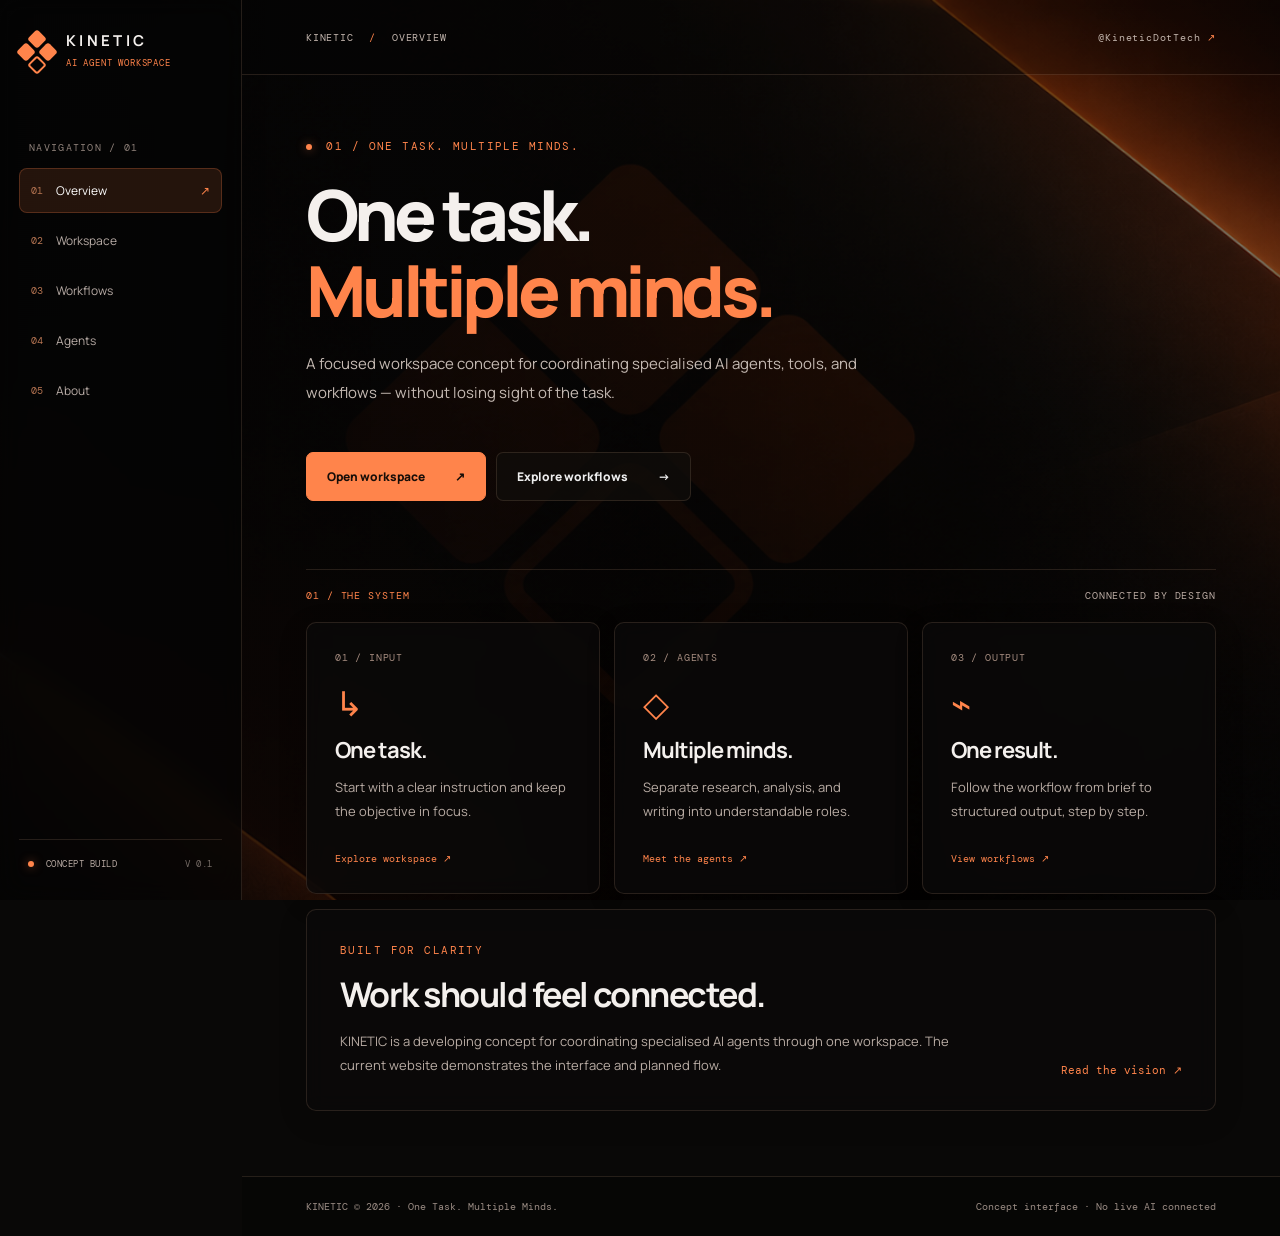
<file: index.html>
<!doctype html><html lang="en"><head><meta charset="UTF-8"><meta name="viewport" content="width=device-width,initial-scale=1"><meta name="theme-color" content="#100d0b"><meta name="description" content="KINETIC — an AI agent workspace concept. One Task. Multiple Minds."><link rel="icon" type="image/svg+xml" href="assets/favicon.svg"><link rel="stylesheet" href="assets/styles.css"><script defer src="assets/app.js"></script><title>Overview — KINETIC</title></head><body><div class="backdrop" aria-hidden="true"></div><div class="veil" aria-hidden="true"></div><div class="site"><aside class="sidebar"><a class="brand" href="index.html"><span class="brandmark" aria-hidden="true"><span></span><span></span><span></span><span></span></span><span><strong>KINETIC</strong><small>AI AGENT WORKSPACE</small></span></a><div class="side-caption">NAVIGATION / 01</div><nav aria-label="Main navigation"><a class="navlink active" href="index.html"><span class="navnum">01</span><span>Overview</span><span class="navarrow">↗</span></a><a class="navlink " href="workspace.html"><span class="navnum">02</span><span>Workspace</span><span class="navarrow">↗</span></a><a class="navlink " href="workflows.html"><span class="navnum">03</span><span>Workflows</span><span class="navarrow">↗</span></a><a class="navlink " href="agents.html"><span class="navnum">04</span><span>Agents</span><span class="navarrow">↗</span></a><a class="navlink " href="about.html"><span class="navnum">05</span><span>About</span><span class="navarrow">↗</span></a></nav><div class="side-bottom"><span class="status-dot"></span> CONCEPT BUILD <span class="version">V 0.1</span></div></aside><div class="page"><header class="topbar"><div class="breadcrumb">KINETIC <span>/</span> OVERVIEW</div><a href="https://x.com/KineticDotTech" target="_blank" rel="noopener noreferrer" class="toplink">@KineticDotTech <span>↗</span></a></header><main><div class="pagehead"><div class="eyebrow"><span class="tiny-dot"></span> 01 / ONE TASK. MULTIPLE MINDS.</div><h1>One task.<br><em>Multiple minds.</em></h1><p class="lead">A focused workspace concept for coordinating specialised AI agents, tools, and workflows — without losing sight of the task.</p></div><div class="hero-actions"><a class="btn primary" href="workspace.html">Open workspace <span>↗</span></a><a class="btn ghost" href="workflows.html">Explore workflows <span>→</span></a></div><div class="section-head"><span>01 / THE SYSTEM</span><span>CONNECTED BY DESIGN</span></div><div class="grid three"><a class="panel feature" href="workspace.html"><div class="feature-index">01 / INPUT</div><div class="feature-icon">↳</div><h2>One task.</h2><p>Start with a clear instruction and keep the objective in focus.</p><span class="feature-link">Explore workspace ↗</span></a><a class="panel feature" href="agents.html"><div class="feature-index">02 / AGENTS</div><div class="feature-icon">◇</div><h2>Multiple minds.</h2><p>Separate research, analysis, and writing into understandable roles.</p><span class="feature-link">Meet the agents ↗</span></a><a class="panel feature" href="workflows.html"><div class="feature-index">03 / OUTPUT</div><div class="feature-icon">⌁</div><h2>One result.</h2><p>Follow the workflow from brief to structured output, step by step.</p><span class="feature-link">View workflows ↗</span></a></div><div class="panel banner-panel"><div><div class="eyebrow">BUILT FOR CLARITY</div><h2>Work should feel connected.</h2><p>KINETIC is a developing concept for coordinating specialised AI agents through one workspace. The current website demonstrates the interface and planned flow.</p></div><a class="textlink" href="about.html">Read the vision ↗</a></div></main><footer><span>KINETIC © 2026 · One Task. Multiple Minds.</span><span>Concept interface · No live AI connected</span></footer></div></div></body></html>
</file>
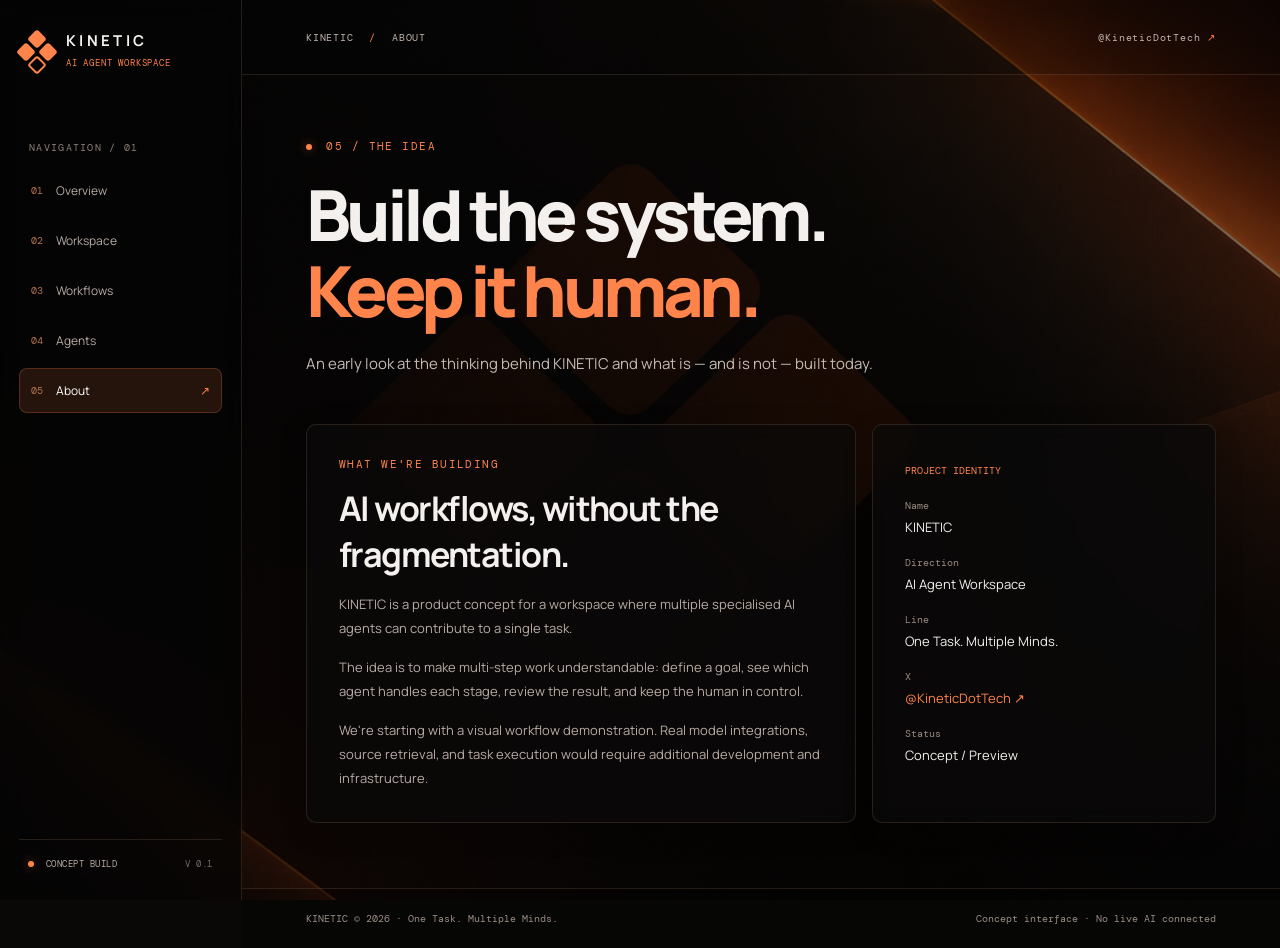
<file: about.html>
<!doctype html><html lang="en"><head><meta charset="UTF-8"><meta name="viewport" content="width=device-width,initial-scale=1"><meta name="theme-color" content="#100d0b"><meta name="description" content="KINETIC — an AI agent workspace concept. One Task. Multiple Minds."><link rel="icon" type="image/svg+xml" href="assets/favicon.svg"><link rel="stylesheet" href="assets/styles.css"><script defer src="assets/app.js"></script><title>About — KINETIC</title></head><body><div class="backdrop" aria-hidden="true"></div><div class="veil" aria-hidden="true"></div><div class="site"><aside class="sidebar"><a class="brand" href="index.html"><span class="brandmark" aria-hidden="true"><span></span><span></span><span></span><span></span></span><span><strong>KINETIC</strong><small>AI AGENT WORKSPACE</small></span></a><div class="side-caption">NAVIGATION / 01</div><nav aria-label="Main navigation"><a class="navlink " href="index.html"><span class="navnum">01</span><span>Overview</span><span class="navarrow">↗</span></a><a class="navlink " href="workspace.html"><span class="navnum">02</span><span>Workspace</span><span class="navarrow">↗</span></a><a class="navlink " href="workflows.html"><span class="navnum">03</span><span>Workflows</span><span class="navarrow">↗</span></a><a class="navlink " href="agents.html"><span class="navnum">04</span><span>Agents</span><span class="navarrow">↗</span></a><a class="navlink active" href="about.html"><span class="navnum">05</span><span>About</span><span class="navarrow">↗</span></a></nav><div class="side-bottom"><span class="status-dot"></span> CONCEPT BUILD <span class="version">V 0.1</span></div></aside><div class="page"><header class="topbar"><div class="breadcrumb">KINETIC <span>/</span> ABOUT</div><a href="https://x.com/KineticDotTech" target="_blank" rel="noopener noreferrer" class="toplink">@KineticDotTech <span>↗</span></a></header><main><div class="pagehead"><div class="eyebrow"><span class="tiny-dot"></span> 05 / THE IDEA</div><h1>Build the system.<br><em>Keep it human.</em></h1><p class="lead">An early look at the thinking behind KINETIC and what is — and is not — built today.</p></div><div class="about-grid"><div class="panel about-main"><div class="eyebrow">WHAT WE'RE BUILDING</div><h2>AI workflows, without the fragmentation.</h2><p>KINETIC is a product concept for a workspace where multiple specialised AI agents can contribute to a single task.</p><p>The idea is to make multi-step work understandable: define a goal, see which agent handles each stage, review the result, and keep the human in control.</p><p>We're starting with a visual workflow demonstration. Real model integrations, source retrieval, and task execution would require additional development and infrastructure.</p></div><div class="panel about-side"><span class="mini-heading">PROJECT IDENTITY</span><dl><dt>Name</dt><dd>KINETIC</dd><dt>Direction</dt><dd>AI Agent Workspace</dd><dt>Line</dt><dd>One Task. Multiple Minds.</dd><dt>X</dt><dd><a href="https://x.com/KineticDotTech" target="_blank" rel="noopener noreferrer">@KineticDotTech ↗</a></dd><dt>Status</dt><dd>Concept / Preview</dd></dl></div></div></main><footer><span>KINETIC © 2026 · One Task. Multiple Minds.</span><span>Concept interface · No live AI connected</span></footer></div></div></body></html>
</file>
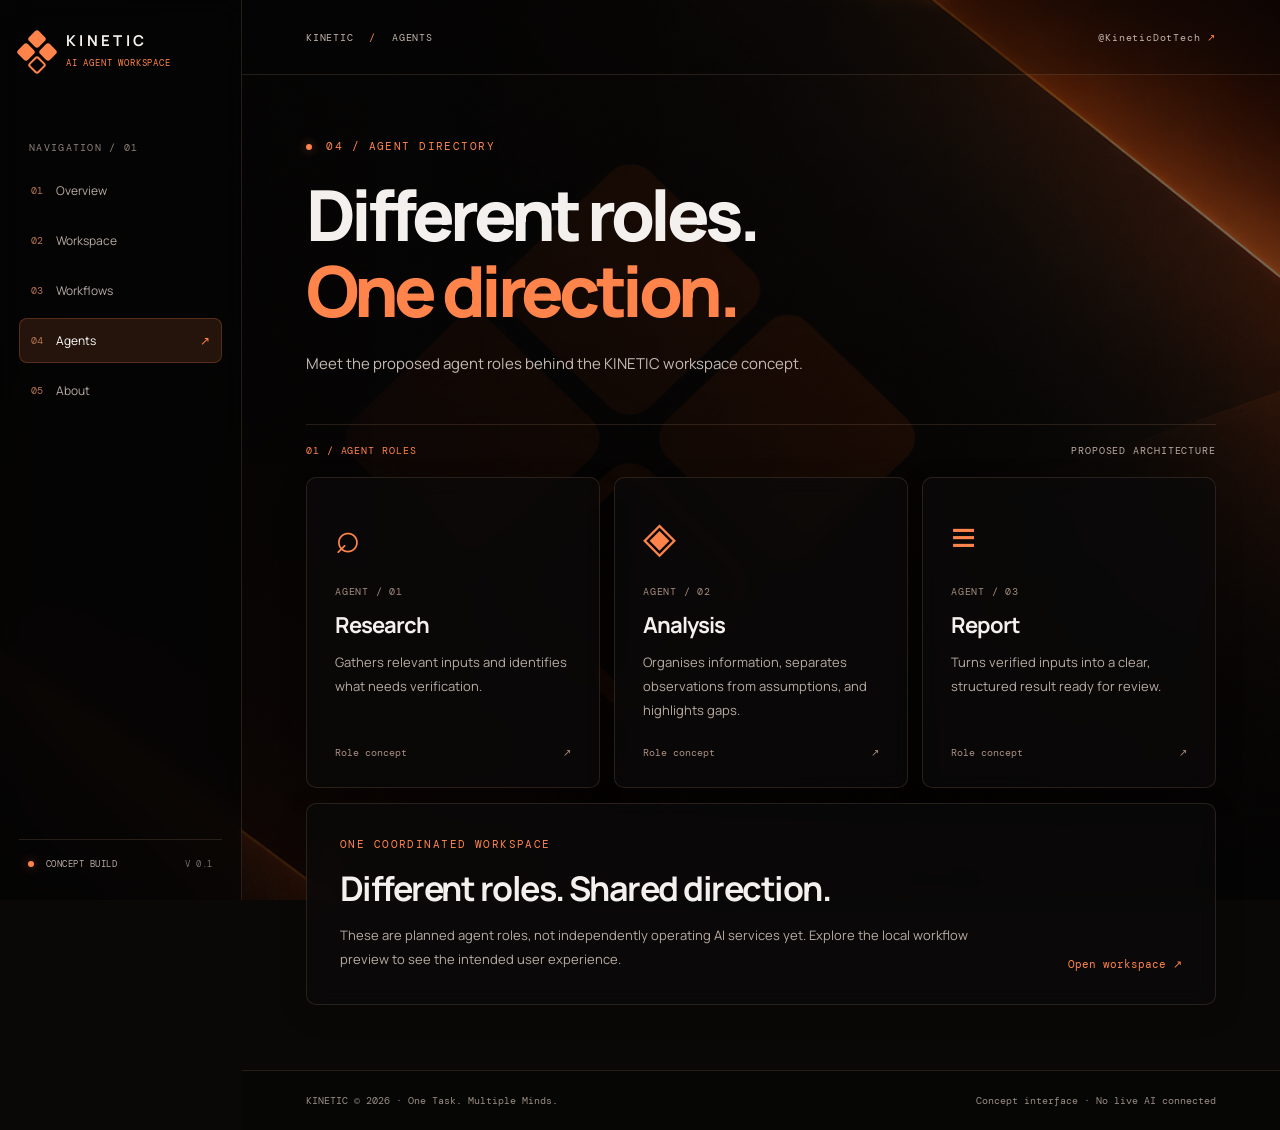
<file: agents.html>
<!doctype html><html lang="en"><head><meta charset="UTF-8"><meta name="viewport" content="width=device-width,initial-scale=1"><meta name="theme-color" content="#100d0b"><meta name="description" content="KINETIC — an AI agent workspace concept. One Task. Multiple Minds."><link rel="icon" type="image/svg+xml" href="assets/favicon.svg"><link rel="stylesheet" href="assets/styles.css"><script defer src="assets/app.js"></script><title>Agents — KINETIC</title></head><body><div class="backdrop" aria-hidden="true"></div><div class="veil" aria-hidden="true"></div><div class="site"><aside class="sidebar"><a class="brand" href="index.html"><span class="brandmark" aria-hidden="true"><span></span><span></span><span></span><span></span></span><span><strong>KINETIC</strong><small>AI AGENT WORKSPACE</small></span></a><div class="side-caption">NAVIGATION / 01</div><nav aria-label="Main navigation"><a class="navlink " href="index.html"><span class="navnum">01</span><span>Overview</span><span class="navarrow">↗</span></a><a class="navlink " href="workspace.html"><span class="navnum">02</span><span>Workspace</span><span class="navarrow">↗</span></a><a class="navlink " href="workflows.html"><span class="navnum">03</span><span>Workflows</span><span class="navarrow">↗</span></a><a class="navlink active" href="agents.html"><span class="navnum">04</span><span>Agents</span><span class="navarrow">↗</span></a><a class="navlink " href="about.html"><span class="navnum">05</span><span>About</span><span class="navarrow">↗</span></a></nav><div class="side-bottom"><span class="status-dot"></span> CONCEPT BUILD <span class="version">V 0.1</span></div></aside><div class="page"><header class="topbar"><div class="breadcrumb">KINETIC <span>/</span> AGENTS</div><a href="https://x.com/KineticDotTech" target="_blank" rel="noopener noreferrer" class="toplink">@KineticDotTech <span>↗</span></a></header><main><div class="pagehead"><div class="eyebrow"><span class="tiny-dot"></span> 04 / AGENT DIRECTORY</div><h1>Different roles.<br><em>One direction.</em></h1><p class="lead">Meet the proposed agent roles behind the KINETIC workspace concept.</p></div><div class="section-head"><span>01 / AGENT ROLES</span><span>PROPOSED ARCHITECTURE</span></div><div class="grid three"><article class="panel agent-card"><span class="agent-glyph">⌕</span><span class="agent-id">AGENT / 01</span><h2>Research</h2><p>Gathers relevant inputs and identifies what needs verification.</p><div class="agent-footer">Role concept <span>↗</span></div></article><article class="panel agent-card"><span class="agent-glyph">◈</span><span class="agent-id">AGENT / 02</span><h2>Analysis</h2><p>Organises information, separates observations from assumptions, and highlights gaps.</p><div class="agent-footer">Role concept <span>↗</span></div></article><article class="panel agent-card"><span class="agent-glyph">≡</span><span class="agent-id">AGENT / 03</span><h2>Report</h2><p>Turns verified inputs into a clear, structured result ready for review.</p><div class="agent-footer">Role concept <span>↗</span></div></article></div><div class="panel banner-panel"><div><div class="eyebrow">ONE COORDINATED WORKSPACE</div><h2>Different roles. Shared direction.</h2><p>These are planned agent roles, not independently operating AI services yet. Explore the local workflow preview to see the intended user experience.</p></div><a class="textlink" href="workspace.html">Open workspace ↗</a></div></main><footer><span>KINETIC © 2026 · One Task. Multiple Minds.</span><span>Concept interface · No live AI connected</span></footer></div></div></body></html>
</file>
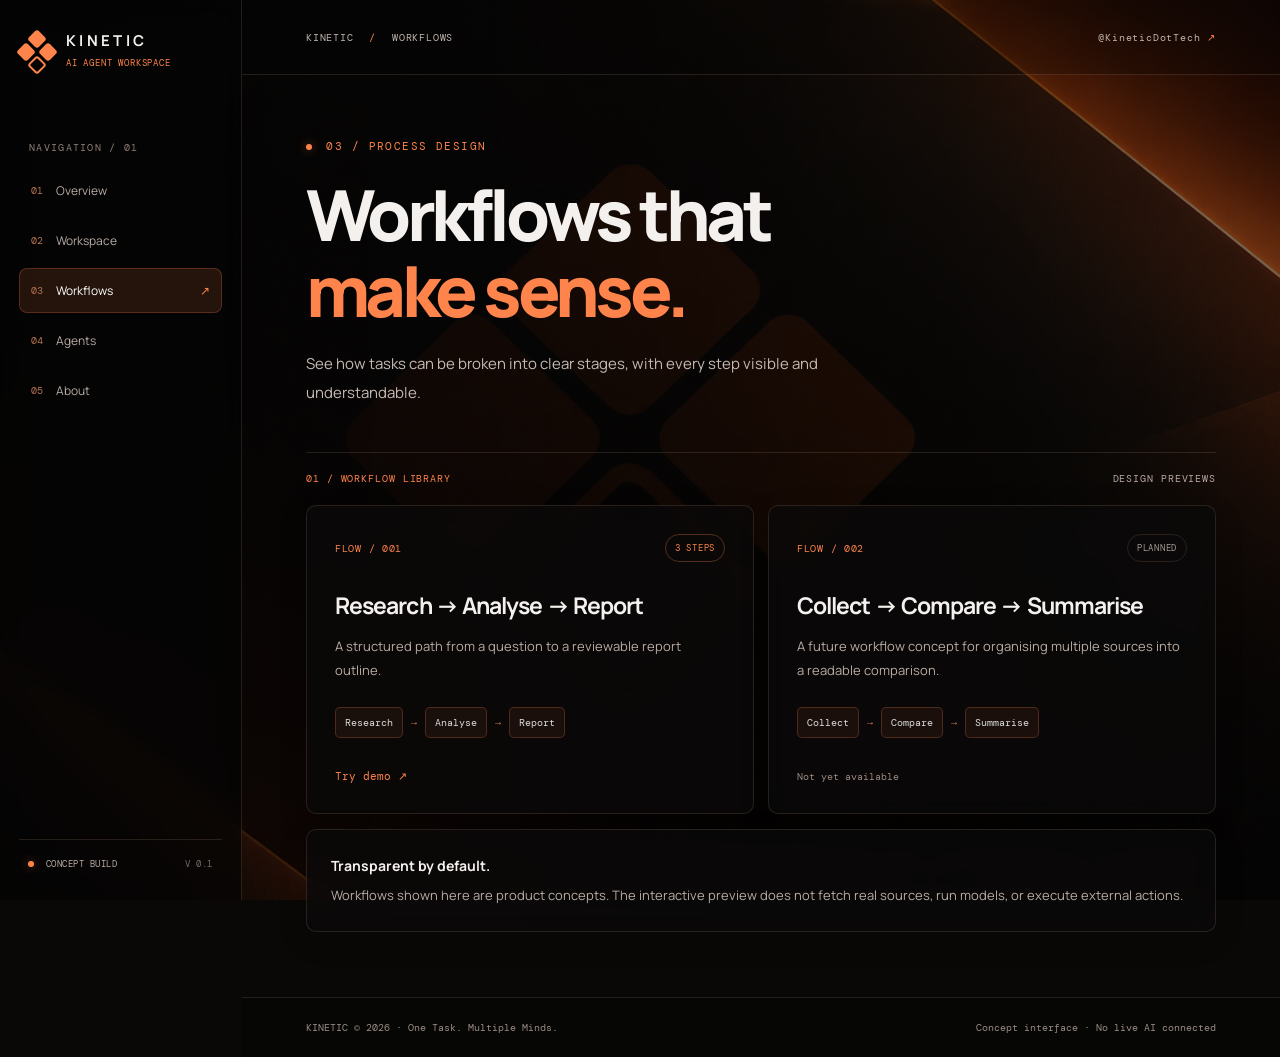
<file: workflows.html>
<!doctype html><html lang="en"><head><meta charset="UTF-8"><meta name="viewport" content="width=device-width,initial-scale=1"><meta name="theme-color" content="#100d0b"><meta name="description" content="KINETIC — an AI agent workspace concept. One Task. Multiple Minds."><link rel="icon" type="image/svg+xml" href="assets/favicon.svg"><link rel="stylesheet" href="assets/styles.css"><script defer src="assets/app.js"></script><title>Workflows — KINETIC</title></head><body><div class="backdrop" aria-hidden="true"></div><div class="veil" aria-hidden="true"></div><div class="site"><aside class="sidebar"><a class="brand" href="index.html"><span class="brandmark" aria-hidden="true"><span></span><span></span><span></span><span></span></span><span><strong>KINETIC</strong><small>AI AGENT WORKSPACE</small></span></a><div class="side-caption">NAVIGATION / 01</div><nav aria-label="Main navigation"><a class="navlink " href="index.html"><span class="navnum">01</span><span>Overview</span><span class="navarrow">↗</span></a><a class="navlink " href="workspace.html"><span class="navnum">02</span><span>Workspace</span><span class="navarrow">↗</span></a><a class="navlink active" href="workflows.html"><span class="navnum">03</span><span>Workflows</span><span class="navarrow">↗</span></a><a class="navlink " href="agents.html"><span class="navnum">04</span><span>Agents</span><span class="navarrow">↗</span></a><a class="navlink " href="about.html"><span class="navnum">05</span><span>About</span><span class="navarrow">↗</span></a></nav><div class="side-bottom"><span class="status-dot"></span> CONCEPT BUILD <span class="version">V 0.1</span></div></aside><div class="page"><header class="topbar"><div class="breadcrumb">KINETIC <span>/</span> WORKFLOWS</div><a href="https://x.com/KineticDotTech" target="_blank" rel="noopener noreferrer" class="toplink">@KineticDotTech <span>↗</span></a></header><main><div class="pagehead"><div class="eyebrow"><span class="tiny-dot"></span> 03 / PROCESS DESIGN</div><h1>Workflows that<br><em>make sense.</em></h1><p class="lead">See how tasks can be broken into clear stages, with every step visible and understandable.</p></div><div class="section-head"><span>01 / WORKFLOW LIBRARY</span><span>DESIGN PREVIEWS</span></div><div class="grid two"><article class="panel workflow-card"><div class="panel-head"><span>FLOW / 001</span><span class="chip">3 STEPS</span></div><h2>Research → Analyse → Report</h2><p>A structured path from a question to a reviewable report outline.</p><div class="flowline"><span>Research</span><b>→</b><span>Analyse</span><b>→</b><span>Report</span></div><a class="textlink" href="workspace.html">Try demo ↗</a></article><article class="panel workflow-card"><div class="panel-head"><span>FLOW / 002</span><span class="chip muted">PLANNED</span></div><h2>Collect → Compare → Summarise</h2><p>A future workflow concept for organising multiple sources into a readable comparison.</p><div class="flowline"><span>Collect</span><b>→</b><span>Compare</span><b>→</b><span>Summarise</span></div><span class="muted-note">Not yet available</span></article></div><div class="panel note-panel"><strong>Transparent by default.</strong><p>Workflows shown here are product concepts. The interactive preview does not fetch real sources, run models, or execute external actions.</p></div></main><footer><span>KINETIC © 2026 · One Task. Multiple Minds.</span><span>Concept interface · No live AI connected</span></footer></div></div></body></html>
</file>
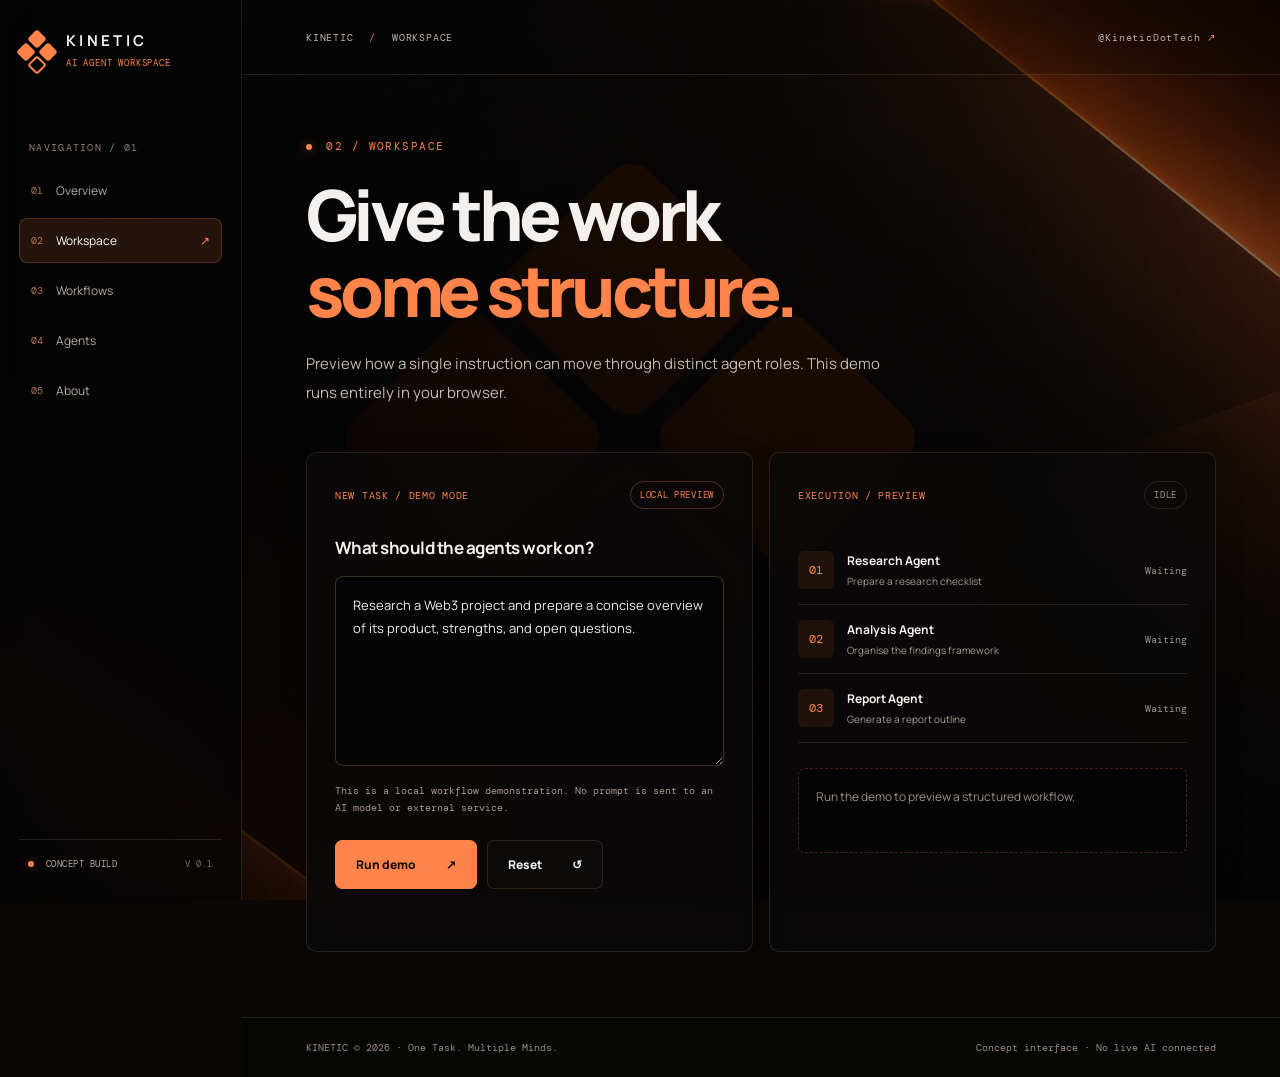
<file: workspace.html>
<!doctype html><html lang="en"><head><meta charset="UTF-8"><meta name="viewport" content="width=device-width,initial-scale=1"><meta name="theme-color" content="#100d0b"><meta name="description" content="KINETIC — an AI agent workspace concept. One Task. Multiple Minds."><link rel="icon" type="image/svg+xml" href="assets/favicon.svg"><link rel="stylesheet" href="assets/styles.css"><script defer src="assets/app.js"></script><title>Workspace — KINETIC</title></head><body><div class="backdrop" aria-hidden="true"></div><div class="veil" aria-hidden="true"></div><div class="site"><aside class="sidebar"><a class="brand" href="index.html"><span class="brandmark" aria-hidden="true"><span></span><span></span><span></span><span></span></span><span><strong>KINETIC</strong><small>AI AGENT WORKSPACE</small></span></a><div class="side-caption">NAVIGATION / 01</div><nav aria-label="Main navigation"><a class="navlink " href="index.html"><span class="navnum">01</span><span>Overview</span><span class="navarrow">↗</span></a><a class="navlink active" href="workspace.html"><span class="navnum">02</span><span>Workspace</span><span class="navarrow">↗</span></a><a class="navlink " href="workflows.html"><span class="navnum">03</span><span>Workflows</span><span class="navarrow">↗</span></a><a class="navlink " href="agents.html"><span class="navnum">04</span><span>Agents</span><span class="navarrow">↗</span></a><a class="navlink " href="about.html"><span class="navnum">05</span><span>About</span><span class="navarrow">↗</span></a></nav><div class="side-bottom"><span class="status-dot"></span> CONCEPT BUILD <span class="version">V 0.1</span></div></aside><div class="page"><header class="topbar"><div class="breadcrumb">KINETIC <span>/</span> WORKSPACE</div><a href="https://x.com/KineticDotTech" target="_blank" rel="noopener noreferrer" class="toplink">@KineticDotTech <span>↗</span></a></header><main><div class="pagehead"><div class="eyebrow"><span class="tiny-dot"></span> 02 / WORKSPACE</div><h1>Give the work<br><em>some structure.</em></h1><p class="lead">Preview how a single instruction can move through distinct agent roles. This demo runs entirely in your browser.</p></div><div class="workspace-layout"><section class="panel task-panel"><div class="panel-head"><span>NEW TASK / DEMO MODE</span><span class="chip">LOCAL PREVIEW</span></div><label for="task">What should the agents work on?</label><textarea id="task" maxlength="600" placeholder="Example: Research an emerging technology and prepare a concise briefing.">Research a Web3 project and prepare a concise overview of its product, strengths, and open questions.</textarea><div class="helper">This is a local workflow demonstration. No prompt is sent to an AI model or external service.</div><div class="button-row"><button class="btn primary" id="run-demo" type="button">Run demo <span>↗</span></button><button class="btn ghost" id="reset-demo" type="button">Reset <span>↺</span></button></div></section><section class="panel execution"><div class="panel-head"><span>EXECUTION / PREVIEW</span><span id="run-status" class="chip muted">IDLE</span></div><ol class="steps" id="execution-steps"><li data-step="0"><span class="step-indicator">01</span><div><strong>Research Agent</strong><small>Prepare a research checklist</small></div><span class="step-state">Waiting</span></li><li data-step="1"><span class="step-indicator">02</span><div><strong>Analysis Agent</strong><small>Organise the findings framework</small></div><span class="step-state">Waiting</span></li><li data-step="2"><span class="step-indicator">03</span><div><strong>Report Agent</strong><small>Generate a report outline</small></div><span class="step-state">Waiting</span></li></ol><div id="demo-output" class="demo-output" aria-live="polite"><span class="placeholder">Run the demo to preview a structured workflow.</span></div></section></div></main><footer><span>KINETIC © 2026 · One Task. Multiple Minds.</span><span>Concept interface · No live AI connected</span></footer></div></div></body></html>
</file>
<file: assets/styles.css>
@import url('https://fonts.googleapis.com/css2?family=DM+Mono:wght@400;500&family=Manrope:wght@400;500;600;700;800&display=swap');
:root{--orange:#ff844b;--orange2:#d66a3d;--white:#f4f0ed;--muted:#aaa09b;--line:rgba(255,198,162,.13);--panel:rgba(11,10,10,.77);--panel2:rgba(19,14,12,.88)}*{box-sizing:border-box}html{scroll-behavior:smooth}body{margin:0;background:#090807;color:var(--white);font-family:Manrope,Arial,sans-serif;min-height:100vh}a{color:inherit;text-decoration:none}button,textarea{font:inherit}button{cursor:pointer}.backdrop{position:fixed;inset:0;background:url('kinetic-background.png') center center/cover no-repeat;z-index:-3}.veil{position:fixed;inset:0;background:linear-gradient(90deg,rgba(4,4,4,.92) 0%,rgba(6,5,5,.75) 30%,rgba(7,5,4,.60) 70%,rgba(6,5,5,.55) 100%);z-index:-2}.site{display:flex;min-height:100vh}.sidebar{position:sticky;top:0;width:242px;flex:none;height:100vh;border-right:1px solid var(--line);background:rgba(5,5,5,.70);backdrop-filter:blur(12px);padding:30px 19px;display:flex;flex-direction:column}.brand{display:flex;align-items:center;gap:12px;margin-bottom:72px}.brand strong{display:block;letter-spacing:.22em;font-size:15px}.brand small{display:block;color:var(--orange);font:9px 'DM Mono',monospace;letter-spacing:.09em;margin-top:6px}.brandmark{width:35px;height:37px;position:relative;display:block;flex:none}.brandmark span{position:absolute;width:14px;height:14px;background:var(--orange);border-radius:3px;transform:rotate(45deg)}.brandmark span:nth-child(1){left:11px;top:1px}.brandmark span:nth-child(2){left:0;top:14px}.brandmark span:nth-child(3){left:22px;top:14px}.brandmark span:nth-child(4){left:11px;top:27px;background:transparent;border:2px solid var(--orange)}.side-caption,.section-head,.panel-head,.eyebrow,.breadcrumb,.toplink,.side-bottom,.feature-index,.feature-link,.agent-id,.mini-heading,.agent-footer,.muted-note,.chip,.textlink,.helper,.flowline,.navnum,.navarrow{font-family:'DM Mono',monospace}.side-caption{font-size:10px;letter-spacing:.13em;color:#8e8079;margin:0 10px 14px}.sidebar nav{display:flex;flex-direction:column;gap:5px}.navlink{display:flex;align-items:center;gap:13px;color:#b8aca6;padding:13px 11px;border:1px solid transparent;border-radius:8px;font-size:12px;transition:.2s}.navlink:hover{background:rgba(255,132,75,.08);color:white}.navlink.active{border-color:rgba(255,132,75,.24);background:rgba(255,132,75,.13);color:#fff}.navnum{font-size:10px;color:#b87653}.navarrow{margin-left:auto;color:var(--orange);opacity:0}.navlink.active .navarrow,.navlink:hover .navarrow{opacity:1}.side-bottom{margin-top:auto;padding:18px 9px 0;border-top:1px solid var(--line);font-size:9px;color:#b9aba4;letter-spacing:.06em}.status-dot,.tiny-dot{display:inline-block;background:var(--orange);width:6px;height:6px;border-radius:50%;margin-right:6px;box-shadow:0 0 10px rgba(255,132,75,.5)}.version{float:right;color:#786e68}.page{flex:1;min-width:0;display:flex;flex-direction:column}.topbar{height:75px;display:flex;align-items:center;justify-content:space-between;padding:0 clamp(24px,5vw,80px);border-bottom:1px solid var(--line);background:rgba(5,5,5,.23)}.breadcrumb,.toplink{font-size:10px;letter-spacing:.08em;color:#c2b5ad}.breadcrumb span{color:var(--orange);padding:0 9px}.toplink:hover{color:var(--orange)}.toplink span{color:var(--orange)}main{width:100%;max-width:1450px;margin:0 auto;padding:clamp(32px,5vw,75px) clamp(24px,5vw,80px) 65px;flex:1}.pagehead{max-width:900px;margin-bottom:45px}.eyebrow{color:var(--orange);font-size:11px;letter-spacing:.13em;margin-bottom:23px}h1{font-size:clamp(44px,5.5vw,86px);line-height:1.08;letter-spacing:-.065em;font-weight:800;margin:0 0 22px}h1 em{font-style:normal;color:var(--orange)}.lead{color:#c5bab3;max-width:600px;font-size:15px;line-height:1.9;margin:0}.hero-actions,.button-row{display:flex;flex-wrap:wrap;gap:10px;margin-bottom:68px}.btn{display:inline-flex;align-items:center;justify-content:space-between;gap:30px;padding:15px 20px;font-weight:800;font-size:12px;border-radius:7px;border:1px solid var(--line);transition:transform .2s,background .2s}.btn:hover{transform:translateY(-2px)}.btn.primary{background:var(--orange);border-color:var(--orange);color:#170d08}.btn.primary:hover{background:#ff9b69}.btn.ghost{background:rgba(16,13,11,.77);color:#eee}.btn.ghost:hover{border-color:var(--orange)}.section-head{display:flex;justify-content:space-between;gap:15px;border-top:1px solid var(--line);padding:19px 0 20px;font-size:10px;letter-spacing:.09em;color:#b9a9a1}.section-head span:first-child{color:var(--orange)}.grid{display:grid;gap:14px}.grid.three{grid-template-columns:repeat(3,minmax(0,1fr))}.grid.two{grid-template-columns:repeat(2,minmax(0,1fr))}.panel{background:var(--panel);border:1px solid var(--line);border-radius:10px;backdrop-filter:blur(10px);box-shadow:0 8px 30px rgba(0,0,0,.13)}.feature{padding:28px;min-height:272px;display:flex;flex-direction:column;transition:.2s}.feature:hover{border-color:rgba(255,132,75,.5);transform:translateY(-3px)}.feature-index,.agent-id{color:#a58c7f;font-size:10px;letter-spacing:.08em}.feature-icon{color:var(--orange);font-size:34px;margin:16px 0 9px}.feature h2,.agent-card h2{font-size:22px;letter-spacing:-.045em;margin:0 0 10px}.feature p,.agent-card p,.workflow-card p,.banner-panel p,.about-main p,.note-panel p{color:#b9aca4;font-size:13px;line-height:1.85;margin:0}.feature-link{color:var(--orange);font-size:10px;margin-top:auto;padding-top:22px}.banner-panel{display:flex;justify-content:space-between;align-items:end;gap:30px;padding:33px;margin-top:15px}.banner-panel>div{max-width:650px}.banner-panel h2,.about-main h2{font-size:clamp(22px,3vw,34px);letter-spacing:-.045em;margin:0 0 12px}.banner-panel .eyebrow,.about-main .eyebrow{margin-bottom:14px}.textlink{color:var(--orange);font-size:11px;white-space:nowrap}.textlink:hover{text-decoration:underline}.workspace-layout{display:grid;grid-template-columns:1fr 1fr;gap:16px}.task-panel,.execution{padding:28px;min-height:500px}.panel-head{display:flex;justify-content:space-between;gap:10px;align-items:center;color:var(--orange);font-size:10px;letter-spacing:.07em;margin-bottom:27px}.chip{font-size:9px;border:1px solid rgba(255,132,75,.3);color:var(--orange);padding:7px 9px;border-radius:99px;white-space:nowrap}.chip.muted{border-color:var(--line);color:#a39a95}.task-panel label{display:block;font-weight:700;font-size:17px;letter-spacing:-.03em;margin-bottom:17px}.task-panel textarea{display:block;width:100%;min-height:190px;resize:vertical;background:rgba(4,4,4,.75);color:#eee;border:1px solid rgba(255,198,162,.22);outline:none;border-radius:8px;padding:17px;font-size:13px;line-height:1.8}.task-panel textarea:focus{border-color:var(--orange)}.helper{color:#a99a91;font-size:10px;line-height:1.7;margin:16px 0 24px}.button-row{margin:0}.steps{padding:0;margin:0;list-style:none}.steps li{display:flex;align-items:center;gap:13px;border-bottom:1px solid var(--line);padding:15px 0}.step-indicator{font:12px 'DM Mono',monospace;color:var(--orange);background:rgba(255,132,75,.09);padding:11px;border-radius:6px}.steps li>div{flex:1}.steps strong{display:block;font-size:12px}.steps small{display:block;color:#a99d95;font-size:10px;margin-top:5px}.step-state{font:10px 'DM Mono',monospace;color:#9e918a}.steps li.done .step-state{color:#a6d6a7}.steps li.current .step-state{color:var(--orange)}.demo-output{background:rgba(0,0,0,.38);border:1px dashed rgba(255,132,75,.25);border-radius:7px;margin-top:25px;padding:17px;min-height:85px;font-size:12px;line-height:1.75;color:#e3d8d1;overflow-wrap:anywhere}.demo-output .placeholder{color:#9e9089}.demo-output strong{color:var(--orange)}.demo-output ul{margin:9px 0 0;padding-left:18px}.workflow-card{padding:28px;min-height:275px}.workflow-card h2{font-size:23px;letter-spacing:-.04em;margin:0 0 13px}.flowline{display:flex;gap:8px;flex-wrap:wrap;align-items:center;margin:25px 0;font-size:10px;color:#ddd}.flowline span{border:1px solid rgba(255,132,75,.23);background:rgba(255,132,75,.07);padding:8px 9px;border-radius:5px}.flowline b{color:var(--orange)}.muted-note{color:#9c8980;font-size:10px}.note-panel{margin-top:15px;padding:24px}.note-panel strong{font-size:14px}.note-panel p{margin-top:7px}.agent-card{padding:28px;min-height:300px;display:flex;flex-direction:column}.agent-glyph{display:block;font-size:43px;color:var(--orange);margin-bottom:20px}.agent-id{margin-bottom:12px}.agent-footer{display:flex;justify-content:space-between;margin-top:auto;padding-top:24px;color:#aa8f81;font-size:10px}.about-grid{display:grid;grid-template-columns:1.6fr 1fr;gap:16px}.about-main,.about-side{padding:32px}.about-main p{margin-top:15px}.mini-heading{font-size:10px;color:var(--orange)}dl{margin:20px 0 0}dt{font:10px 'DM Mono',monospace;color:#9b8b82;margin-top:20px}dd{font-size:13px;margin:6px 0 0}dd a{color:var(--orange)}footer{display:flex;justify-content:space-between;gap:15px;border-top:1px solid var(--line);padding:23px clamp(24px,5vw,80px);font:10px 'DM Mono',monospace;color:#9a8c84;background:rgba(0,0,0,.25)}@media(max-width:1050px){.grid.three{grid-template-columns:1fr 1fr}.workspace-layout{grid-template-columns:1fr}.sidebar{width:210px}.about-grid{grid-template-columns:1fr}}@media(max-width:700px){.site{display:block}.sidebar{height:auto;width:auto;position:relative;padding:18px 18px 13px;border-right:0;border-bottom:1px solid var(--line)}.brand{margin-bottom:18px}.sidebar nav{flex-direction:row;overflow-x:auto;gap:6px;padding-bottom:5px}.navlink{white-space:nowrap;padding:10px 12px;font-size:11px}.navnum,.navarrow,.side-caption,.side-bottom{display:none}.topbar{height:56px;padding:0 20px}.toplink{font-size:9px}.breadcrumb{font-size:9px}main{padding:38px 20px 48px}.pagehead{margin-bottom:28px}h1{font-size:clamp(42px,10vw,65px)}.lead{font-size:13px}.hero-actions{margin-bottom:40px}.grid.three,.grid.two{grid-template-columns:1fr}.feature{min-height:215px}.banner-panel{align-items:start;flex-direction:column}.backdrop{background-position:center center}.veil{background:rgba(4,3,3,.79)}.task-panel,.execution,.about-main,.about-side{padding:20px}.section-head span:last-child{display:none}footer{padding:20px;flex-direction:column}.flowline{gap:5px}}@media(prefers-reduced-motion:reduce){*,*::before,*::after{scroll-behavior:auto!important;transition:none!important}}
</file>
